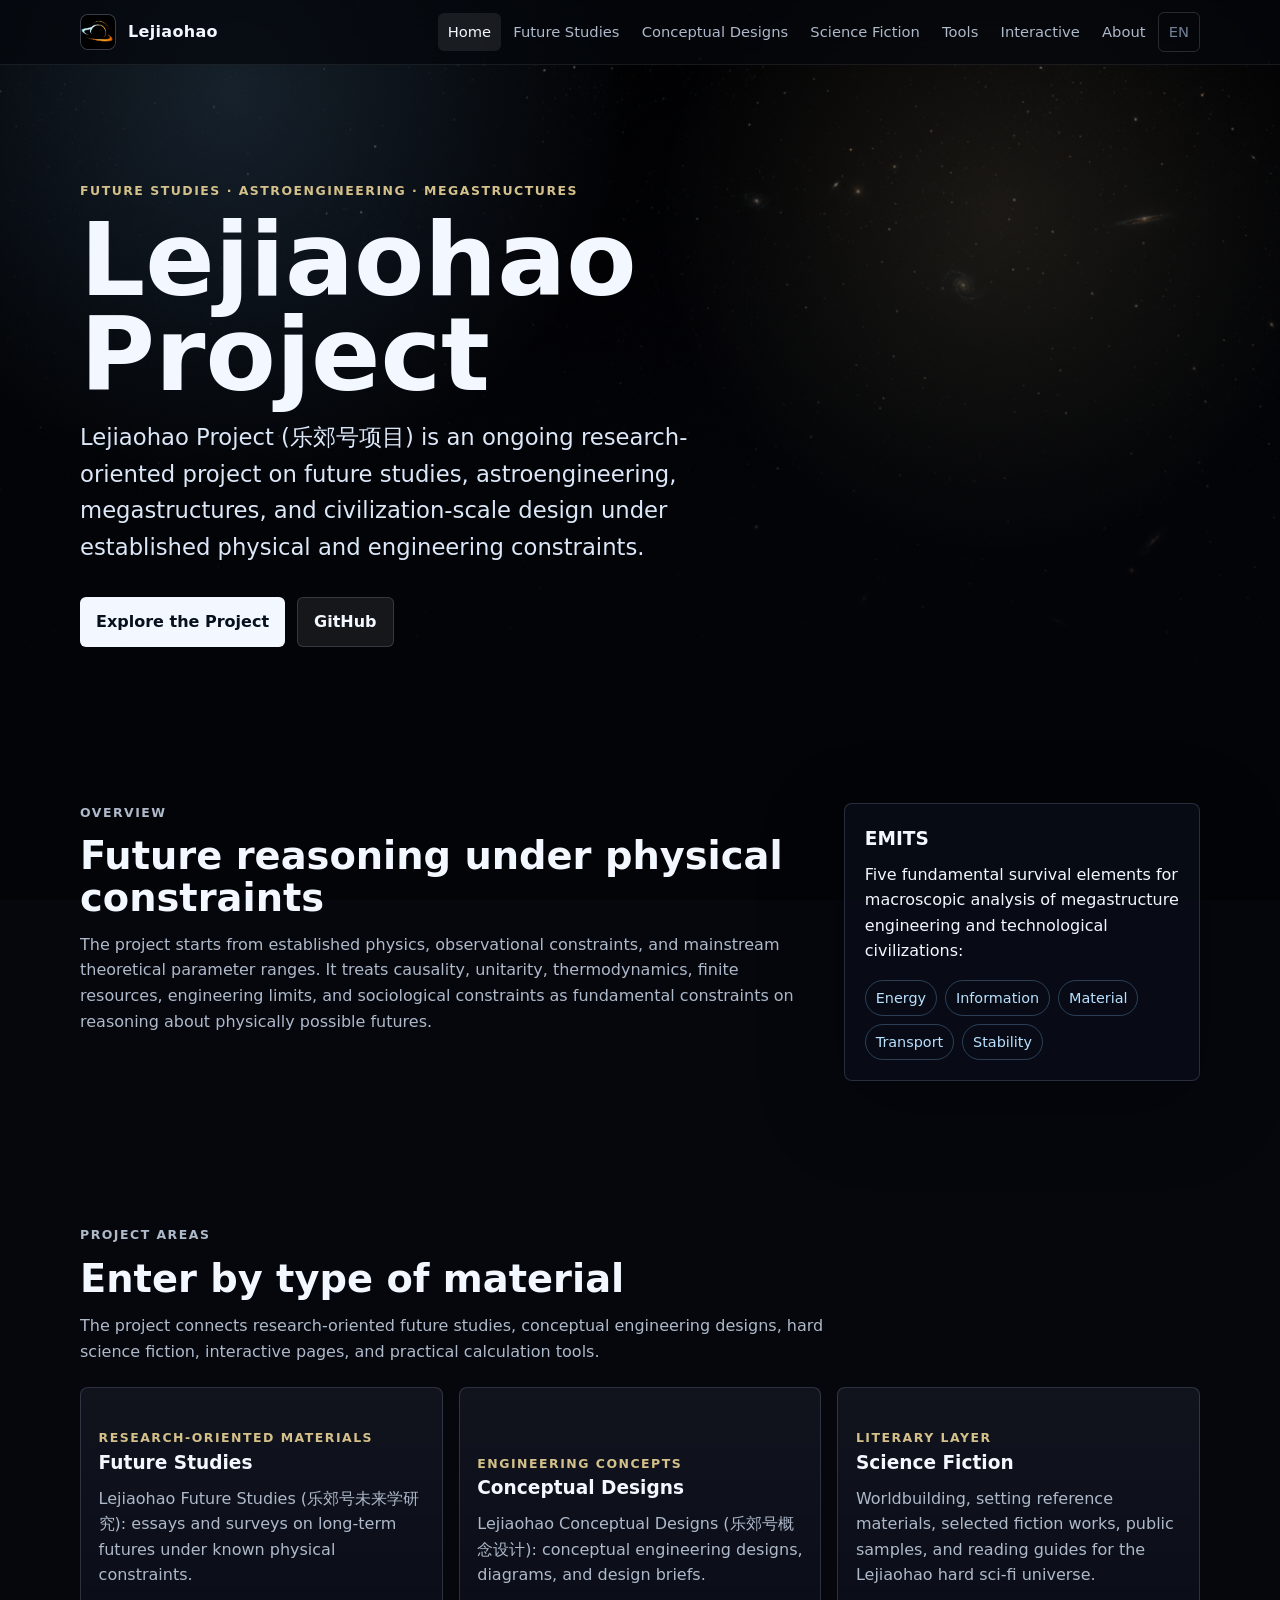
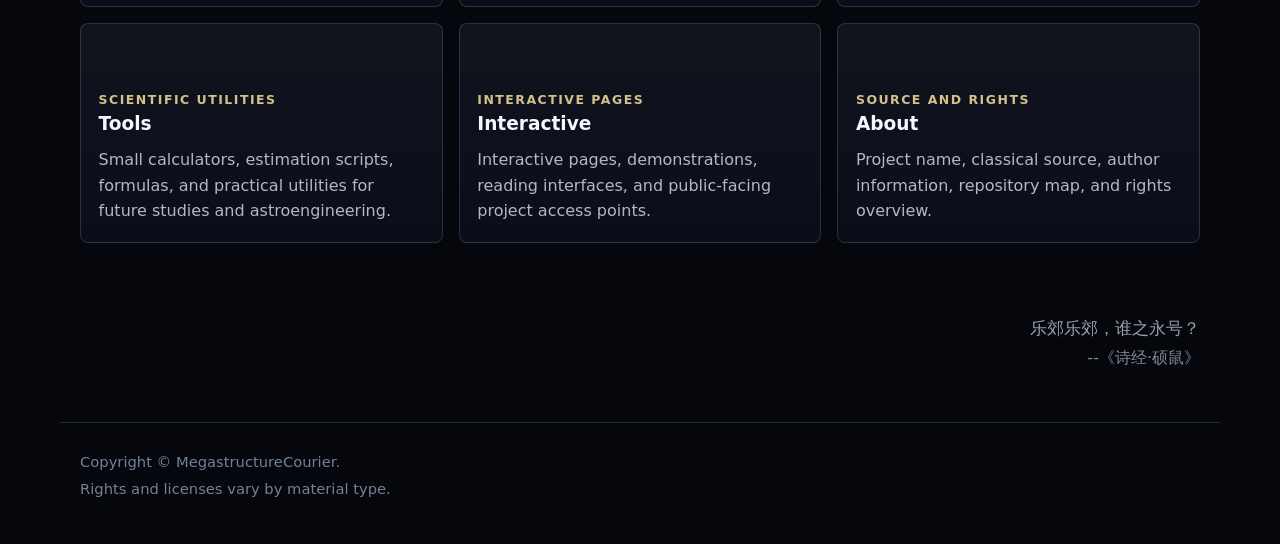
<file: index.html>
<!doctype html>
<html lang="en">
  <head>
    <meta charset="utf-8">
    <meta name="viewport" content="width=device-width, initial-scale=1">
    <meta name="description" content="Lejiaohao Project: future studies, astroengineering, megastructures, and civilization-scale design under established physical and engineering constraints.">
    <title>Lejiaohao Project</title>
    <link rel="icon" type="image/png" href="assets/images/logo_Kerr_BH_accretion_disk.png">
    <link rel="stylesheet" href="assets/css/site.css">
  </head>
  <body data-page="home">
    <a class="skip-link" href="#main">Skip to content</a>

    <header class="site-header">
      <nav class="nav-shell" aria-label="Main navigation">
        <a class="brand" href="index.html" aria-label="Lejiaohao home">
          <span class="brand-mark" aria-hidden="true">
            <img class="brand-logo" src="assets/images/logo_Kerr_BH_accretion_disk.png" alt="">
          </span>
          <span class="brand-text">Lejiaohao</span>
        </a>
        <button class="nav-toggle" type="button" aria-expanded="false" aria-controls="site-menu">
          <span>Menu</span>
        </button>
        <div class="site-menu" id="site-menu">
          <a href="index.html" data-nav="home">Home</a>
          <a href="pages/future-studies/" data-nav="future-studies">Future Studies</a>
          <a href="pages/conceptual-designs/" data-nav="conceptual-designs">Conceptual Designs</a>
          <a href="pages/science-fiction/" data-nav="science-fiction">Science Fiction</a>
          <a href="pages/tools/" data-nav="tools">Tools</a>
          <a href="pages/interactive/" data-nav="interactive">Interactive</a>
          <a href="pages/about/" data-nav="about">About</a>
          <span class="language-placeholder" title="Language placeholder.">EN</span>
        </div>
      </nav>
    </header>

    <main id="main">
      <section class="hero">
        <div class="hero-content">
          <p class="eyebrow">Future Studies · Astroengineering · Megastructures</p>
          <h1>Lejiaohao Project</h1>
          <p class="hero-lede">
            Lejiaohao Project (乐郊号项目) is an ongoing research-oriented project
            on future studies, astroengineering, megastructures, and
            civilization-scale design under established physical and engineering
            constraints.
          </p>
          <div class="hero-actions" aria-label="Primary links">
            <a class="button primary" href="pages/future-studies/">Explore the Project</a>
            <a class="button secondary" href="https://github.com/lejiaohao">GitHub</a>
          </div>
        </div>
      </section>

      <section class="section intro-section" aria-labelledby="intro-title">
        <div class="section-copy">
          <p class="section-kicker">Overview</p>
          <h2 id="intro-title">Future reasoning under physical constraints</h2>
          <p>
            The project starts from established physics, observational constraints,
            and mainstream theoretical parameter ranges. It treats causality,
            unitarity, thermodynamics, finite resources, engineering limits, and
            sociological constraints as fundamental constraints on reasoning about
            physically possible futures.
          </p>
        </div>
        <div class="emits-panel" aria-label="EMITS survival elements">
          <h3>EMITS</h3>
          <p>Five fundamental survival elements for macroscopic analysis of megastructure engineering and technological civilizations:</p>
          <ul class="tag-list">
            <li>Energy</li>
            <li>Information</li>
            <li>Material</li>
            <li>Transport</li>
            <li>Stability</li>
          </ul>
        </div>
      </section>

      <section class="section" aria-labelledby="sections-title">
        <div class="section-heading">
          <p class="section-kicker">Project Areas</p>
          <h2 id="sections-title">Enter by type of material</h2>
          <p>
            The project connects research-oriented future studies, conceptual
            engineering designs, hard science fiction, interactive pages, and
            practical calculation tools.
          </p>
        </div>

        <div class="portal-grid">
          <a class="portal-card" href="pages/future-studies/">
            <span class="portal-label">Research-oriented materials</span>
            <h3>Future Studies</h3>
            <p>Lejiaohao Future Studies (乐郊号未来学研究): essays and surveys on long-term futures under known physical constraints.</p>
          </a>
          <a class="portal-card" href="pages/conceptual-designs/">
            <span class="portal-label">Engineering concepts</span>
            <h3>Conceptual Designs</h3>
            <p>Lejiaohao Conceptual Designs (乐郊号概念设计): conceptual engineering designs, diagrams, and design briefs.</p>
          </a>
          <a class="portal-card" href="pages/science-fiction/">
            <span class="portal-label">Literary layer</span>
            <h3>Science Fiction</h3>
            <p>Worldbuilding, setting reference materials, selected fiction works, public samples, and reading guides for the Lejiaohao hard sci-fi universe.</p>
          </a>
          <a class="portal-card" href="pages/tools/">
            <span class="portal-label">Scientific utilities</span>
            <h3>Tools</h3>
            <p>Small calculators, estimation scripts, formulas, and practical utilities for future studies and astroengineering.</p>
          </a>
          <a class="portal-card" href="pages/interactive/">
            <span class="portal-label">Interactive pages</span>
            <h3>Interactive</h3>
            <p>Interactive pages, demonstrations, reading interfaces, and public-facing project access points.</p>
          </a>
          <a class="portal-card" href="pages/about/">
            <span class="portal-label">Source and rights</span>
            <h3>About</h3>
            <p>Project name, classical source, author information, repository map, and rights overview.</p>
          </a>
        </div>
      </section>

      <blockquote class="closing-quote">
        <p>乐郊乐郊，谁之永号？</p>
        <cite>--《诗经·硕鼠》</cite>
      </blockquote>
    </main>

    <footer class="site-footer">
      <p>Copyright © MegastructureCourier.</p>
      <p>Rights and licenses vary by material type.</p>
    </footer>

    <script src="assets/js/site.js"></script>
  </body>
</html>
</file>
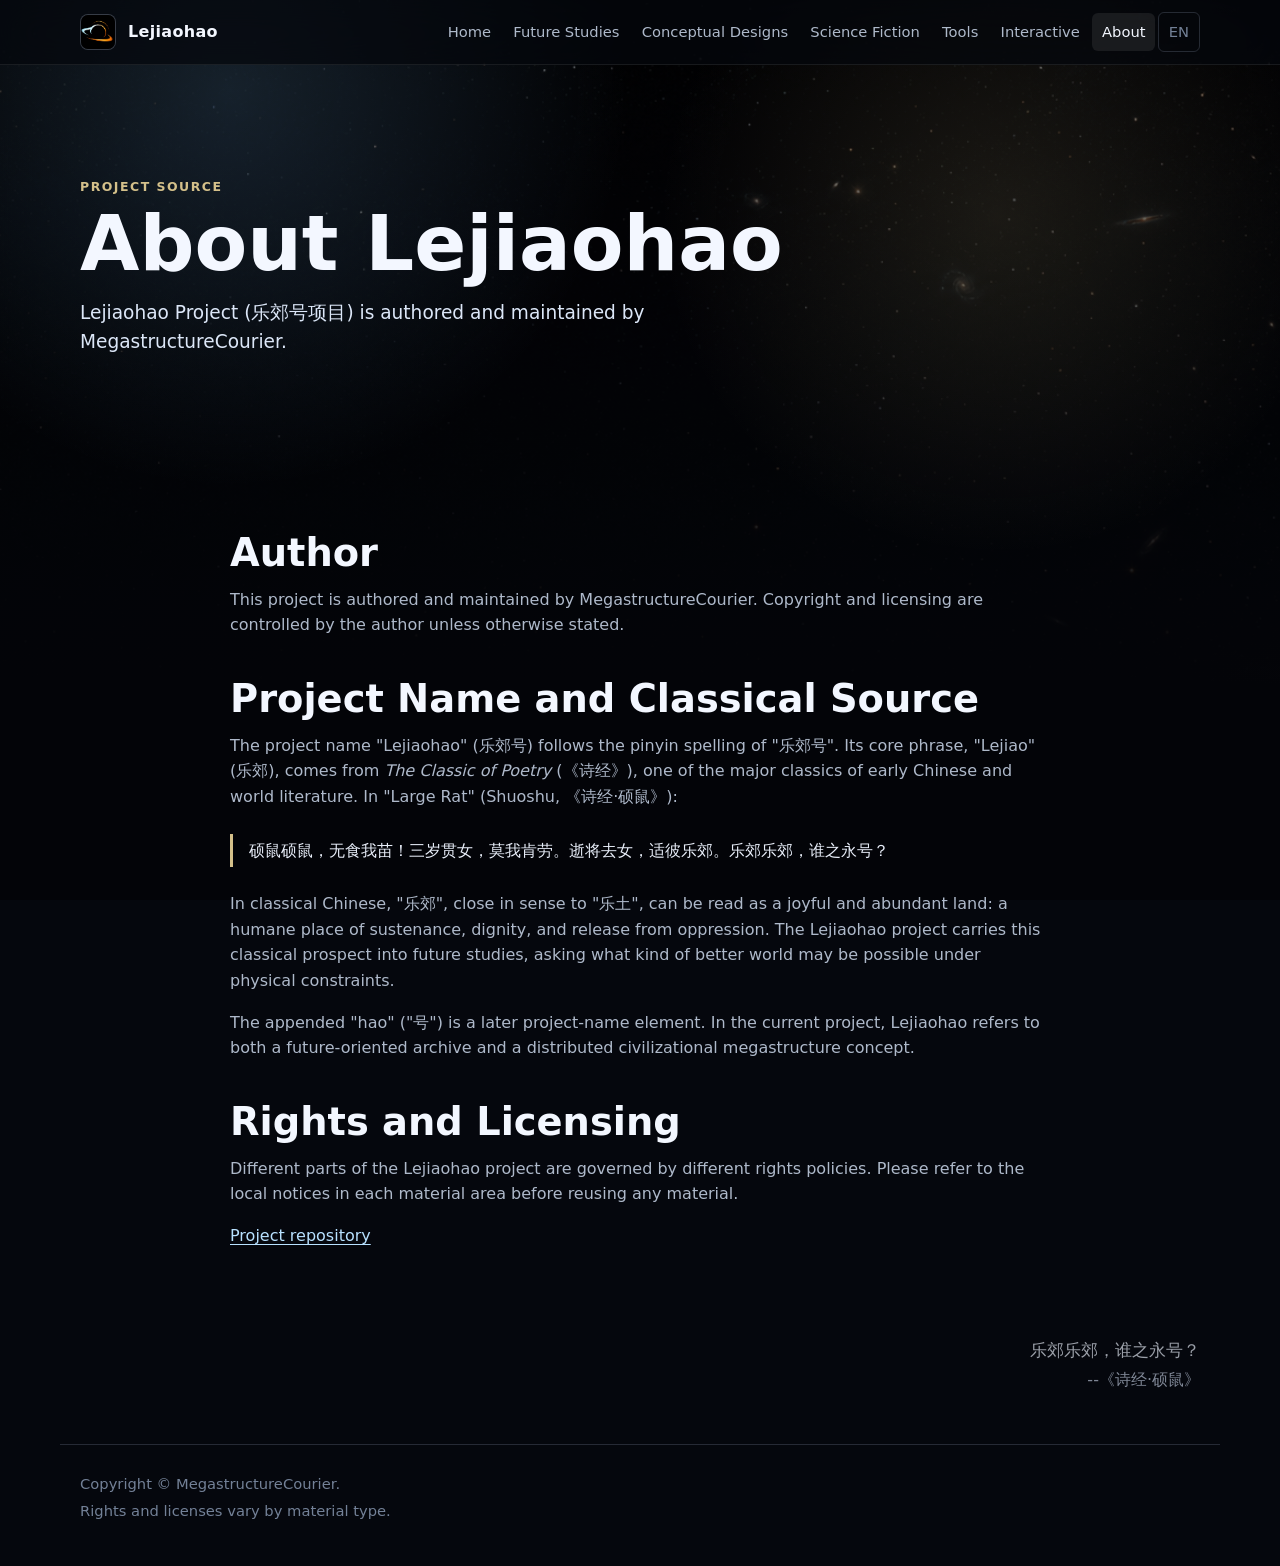
<file: pages/about/index.html>
<!doctype html>
<html lang="en">
  <head>
    <meta charset="utf-8">
    <meta name="viewport" content="width=device-width, initial-scale=1">
    <meta name="description" content="About the Lejiaohao Project, its name, author, repositories, and rights notices.">
    <title>About · Lejiaohao</title>
    <link rel="icon" type="image/png" href="../../assets/images/logo_Kerr_BH_accretion_disk.png">
    <link rel="stylesheet" href="../../assets/css/site.css">
  </head>
  <body data-page="about">
    <a class="skip-link" href="#main">Skip to content</a>
    <header class="site-header">
      <nav class="nav-shell" aria-label="Main navigation">
        <a class="brand" href="../../index.html"><span class="brand-mark" aria-hidden="true"><img class="brand-logo" src="../../assets/images/logo_Kerr_BH_accretion_disk.png" alt=""></span><span class="brand-text">Lejiaohao</span></a>
        <button class="nav-toggle" type="button" aria-expanded="false" aria-controls="site-menu"><span>Menu</span></button>
        <div class="site-menu" id="site-menu">
          <a href="../../index.html" data-nav="home">Home</a>
          <a href="../future-studies/" data-nav="future-studies">Future Studies</a>
          <a href="../conceptual-designs/" data-nav="conceptual-designs">Conceptual Designs</a>
          <a href="../science-fiction/" data-nav="science-fiction">Science Fiction</a>
          <a href="../tools/" data-nav="tools">Tools</a>
          <a href="../interactive/" data-nav="interactive">Interactive</a>
          <a href="../about/" data-nav="about">About</a>
          <span class="language-placeholder">EN</span>
        </div>
      </nav>
    </header>

    <main id="main" class="page-main">
      <section class="page-hero compact-hero">
        <p class="eyebrow">Project source</p>
        <h1>About Lejiaohao</h1>
        <p>
          Lejiaohao Project (乐郊号项目) is authored and maintained by
          MegastructureCourier.
        </p>
      </section>

      <section class="section text-section">
        <h2>Author</h2>
        <p>
          This project is authored and maintained by MegastructureCourier.
          Copyright and licensing are controlled by the author unless otherwise
          stated.
        </p>

        <h2>Project Name and Classical Source</h2>
        <p>
          The project name "Lejiaohao" (乐郊号) follows the pinyin spelling of
          "乐郊号". Its core phrase, "Lejiao" (乐郊), comes from
          <em>The Classic of Poetry</em> (《诗经》), one of the major classics of
          early Chinese and world literature. In "Large Rat" (Shuoshu,
          《诗经·硕鼠》):
        </p>
        <blockquote>
          硕鼠硕鼠，无食我苗！三岁贯女，莫我肯劳。逝将去女，适彼乐郊。乐郊乐郊，谁之永号？
        </blockquote>
        <p>
          In classical Chinese, "乐郊", close in sense to "乐土", can be read as a
          joyful and abundant land: a humane place of sustenance, dignity, and
          release from oppression. The Lejiaohao project carries this classical
          prospect into future studies, asking what kind of better world may be
          possible under physical constraints.
        </p>
        <p>
          The appended "hao" ("号") is a later project-name element. In the current
          project, Lejiaohao refers to both a future-oriented archive and a
          distributed civilizational megastructure concept.
        </p>

        <h2>Rights and Licensing</h2>
        <p>
          Different parts of the Lejiaohao project are governed by different
          rights policies. Please refer to the local notices in each material
          area before reusing any material.
        </p>
        <p>
          <a class="text-link" href="https://github.com/lejiaohao/lejiaohao-project">Project repository</a>
        </p>
      </section>

      <blockquote class="closing-quote">
        <p>乐郊乐郊，谁之永号？</p>
        <cite>--《诗经·硕鼠》</cite>
      </blockquote>
    </main>

    <footer class="site-footer"><p>Copyright © MegastructureCourier.</p><p>Rights and licenses vary by material type.</p></footer>
    <script src="../../assets/js/site.js"></script>
  </body>
</html>
</file>
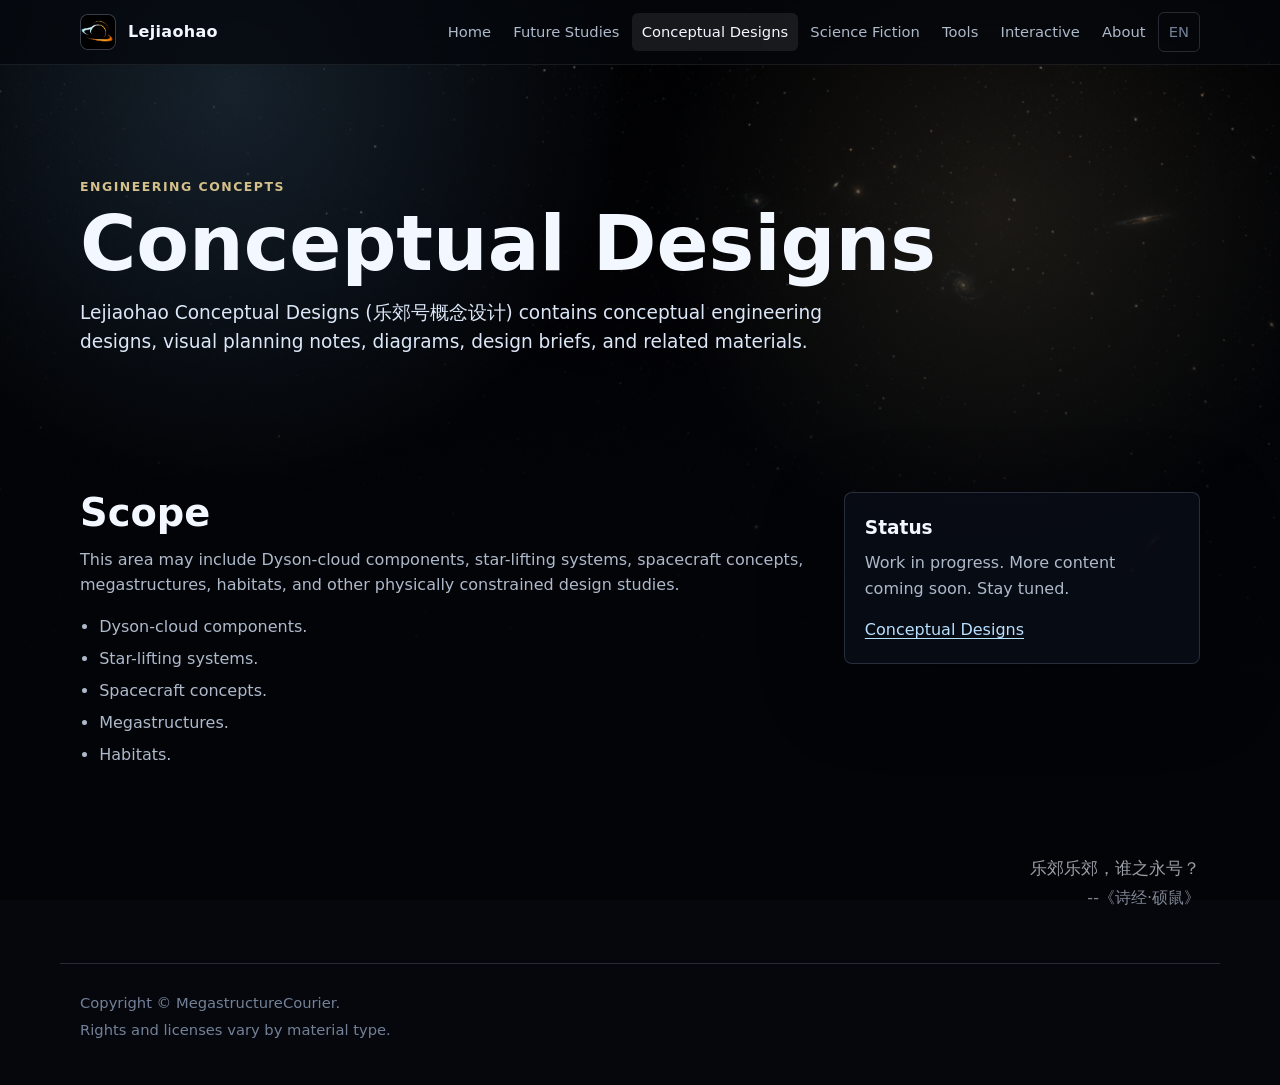
<file: pages/conceptual-designs/index.html>
<!doctype html>
<html lang="en">
  <head>
    <meta charset="utf-8">
    <meta name="viewport" content="width=device-width, initial-scale=1">
    <meta name="description" content="Lejiaohao Conceptual Designs: physically constrained design studies, diagrams, and design briefs.">
    <title>Conceptual Designs · Lejiaohao</title>
    <link rel="icon" type="image/png" href="../../assets/images/logo_Kerr_BH_accretion_disk.png">
    <link rel="stylesheet" href="../../assets/css/site.css">
  </head>
  <body data-page="conceptual-designs">
    <a class="skip-link" href="#main">Skip to content</a>
    <header class="site-header">
      <nav class="nav-shell" aria-label="Main navigation">
        <a class="brand" href="../../index.html"><span class="brand-mark" aria-hidden="true"><img class="brand-logo" src="../../assets/images/logo_Kerr_BH_accretion_disk.png" alt=""></span><span class="brand-text">Lejiaohao</span></a>
        <button class="nav-toggle" type="button" aria-expanded="false" aria-controls="site-menu"><span>Menu</span></button>
        <div class="site-menu" id="site-menu">
          <a href="../../index.html" data-nav="home">Home</a>
          <a href="../future-studies/" data-nav="future-studies">Future Studies</a>
          <a href="../conceptual-designs/" data-nav="conceptual-designs">Conceptual Designs</a>
          <a href="../science-fiction/" data-nav="science-fiction">Science Fiction</a>
          <a href="../tools/" data-nav="tools">Tools</a>
          <a href="../interactive/" data-nav="interactive">Interactive</a>
          <a href="../about/" data-nav="about">About</a>
          <span class="language-placeholder">EN</span>
        </div>
      </nav>
    </header>

    <main id="main" class="page-main">
      <section class="page-hero compact-hero">
        <p class="eyebrow">Engineering concepts</p>
        <h1>Conceptual Designs</h1>
        <p>
          Lejiaohao Conceptual Designs (乐郊号概念设计) contains conceptual
          engineering designs, visual planning notes, diagrams, design briefs,
          and related materials.
        </p>
      </section>

      <section class="section two-column">
        <div>
          <h2>Scope</h2>
          <p>
            This area may include Dyson-cloud components, star-lifting systems,
            spacecraft concepts, megastructures, habitats, and other physically
            constrained design studies.
          </p>
          <ul class="clean-list">
            <li>Dyson-cloud components.</li>
            <li>Star-lifting systems.</li>
            <li>Spacecraft concepts.</li>
            <li>Megastructures.</li>
            <li>Habitats.</li>
          </ul>
        </div>
        <aside class="status-box">
          <h3>Status</h3>
          <p>Work in progress. More content coming soon. Stay tuned.</p>
          <a class="text-link" href="https://github.com/lejiaohao/lejiaohao-conceptual-designs">Conceptual Designs</a>
        </aside>
      </section>

      <blockquote class="closing-quote">
        <p>乐郊乐郊，谁之永号？</p>
        <cite>--《诗经·硕鼠》</cite>
      </blockquote>
    </main>

    <footer class="site-footer"><p>Copyright © MegastructureCourier.</p><p>Rights and licenses vary by material type.</p></footer>
    <script src="../../assets/js/site.js"></script>
  </body>
</html>
</file>
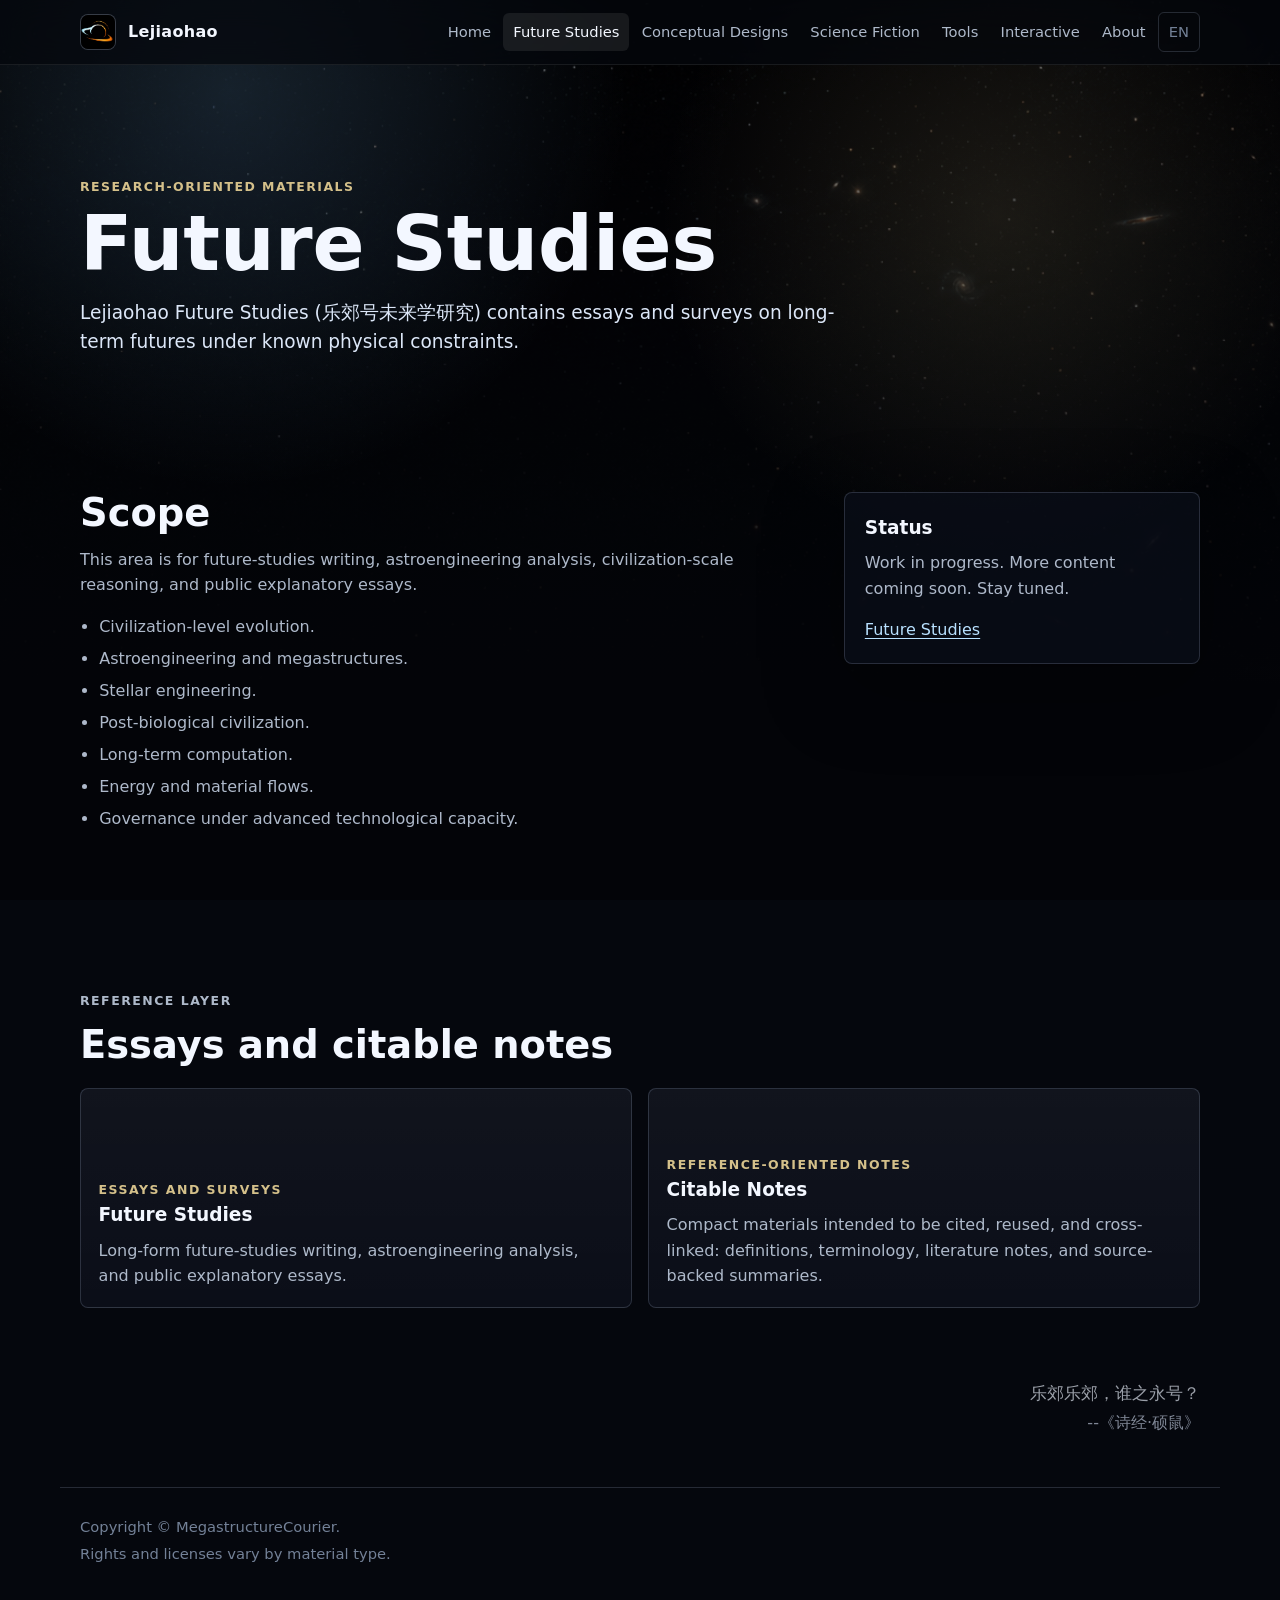
<file: pages/future-studies/index.html>
<!doctype html>
<html lang="en">
  <head>
    <meta charset="utf-8">
    <meta name="viewport" content="width=device-width, initial-scale=1">
    <meta name="description" content="Lejiaohao Future Studies: essays and surveys on long-term futures under known physical constraints.">
    <title>Future Studies · Lejiaohao</title>
    <link rel="icon" type="image/png" href="../../assets/images/logo_Kerr_BH_accretion_disk.png">
    <link rel="stylesheet" href="../../assets/css/site.css">
  </head>
  <body data-page="future-studies">
    <a class="skip-link" href="#main">Skip to content</a>
    <header class="site-header">
      <nav class="nav-shell" aria-label="Main navigation">
        <a class="brand" href="../../index.html"><span class="brand-mark" aria-hidden="true"><img class="brand-logo" src="../../assets/images/logo_Kerr_BH_accretion_disk.png" alt=""></span><span class="brand-text">Lejiaohao</span></a>
        <button class="nav-toggle" type="button" aria-expanded="false" aria-controls="site-menu"><span>Menu</span></button>
        <div class="site-menu" id="site-menu">
          <a href="../../index.html" data-nav="home">Home</a>
          <a href="../future-studies/" data-nav="future-studies">Future Studies</a>
          <a href="../conceptual-designs/" data-nav="conceptual-designs">Conceptual Designs</a>
          <a href="../science-fiction/" data-nav="science-fiction">Science Fiction</a>
          <a href="../tools/" data-nav="tools">Tools</a>
          <a href="../interactive/" data-nav="interactive">Interactive</a>
          <a href="../about/" data-nav="about">About</a>
          <span class="language-placeholder">EN</span>
        </div>
      </nav>
    </header>

    <main id="main" class="page-main">
      <section class="page-hero compact-hero">
        <p class="eyebrow">Research-oriented materials</p>
        <h1>Future Studies</h1>
        <p>
          Lejiaohao Future Studies (乐郊号未来学研究) contains essays and surveys
          on long-term futures under known physical constraints.
        </p>
      </section>

      <section class="section two-column">
        <div>
          <h2>Scope</h2>
          <p>
            This area is for future-studies writing, astroengineering analysis,
            civilization-scale reasoning, and public explanatory essays.
          </p>
          <ul class="clean-list">
            <li>Civilization-level evolution.</li>
            <li>Astroengineering and megastructures.</li>
            <li>Stellar engineering.</li>
            <li>Post-biological civilization.</li>
            <li>Long-term computation.</li>
            <li>Energy and material flows.</li>
            <li>Governance under advanced technological capacity.</li>
          </ul>
        </div>
        <aside class="status-box">
          <h3>Status</h3>
          <p>Work in progress. More content coming soon. Stay tuned.</p>
          <a class="text-link" href="https://github.com/lejiaohao/lejiaohao-future-studies">Future Studies</a>
        </aside>
      </section>

      <section class="section" aria-labelledby="future-entries">
        <div class="section-heading">
          <p class="section-kicker">Reference layer</p>
          <h2 id="future-entries">Essays and citable notes</h2>
        </div>
        <div class="portal-grid compact-grid">
          <a class="portal-card" href="https://github.com/lejiaohao/lejiaohao-future-studies">
            <span class="portal-label">Essays and surveys</span>
            <h3>Future Studies</h3>
            <p>Long-form future-studies writing, astroengineering analysis, and public explanatory essays.</p>
          </a>
          <a class="portal-card" href="https://github.com/lejiaohao/lejiaohao-citable-notes">
            <span class="portal-label">Reference-oriented notes</span>
            <h3>Citable Notes</h3>
            <p>Compact materials intended to be cited, reused, and cross-linked: definitions, terminology, literature notes, and source-backed summaries.</p>
          </a>
        </div>
      </section>

      <blockquote class="closing-quote">
        <p>乐郊乐郊，谁之永号？</p>
        <cite>--《诗经·硕鼠》</cite>
      </blockquote>
    </main>

    <footer class="site-footer"><p>Copyright © MegastructureCourier.</p><p>Rights and licenses vary by material type.</p></footer>
    <script src="../../assets/js/site.js"></script>
  </body>
</html>
</file>
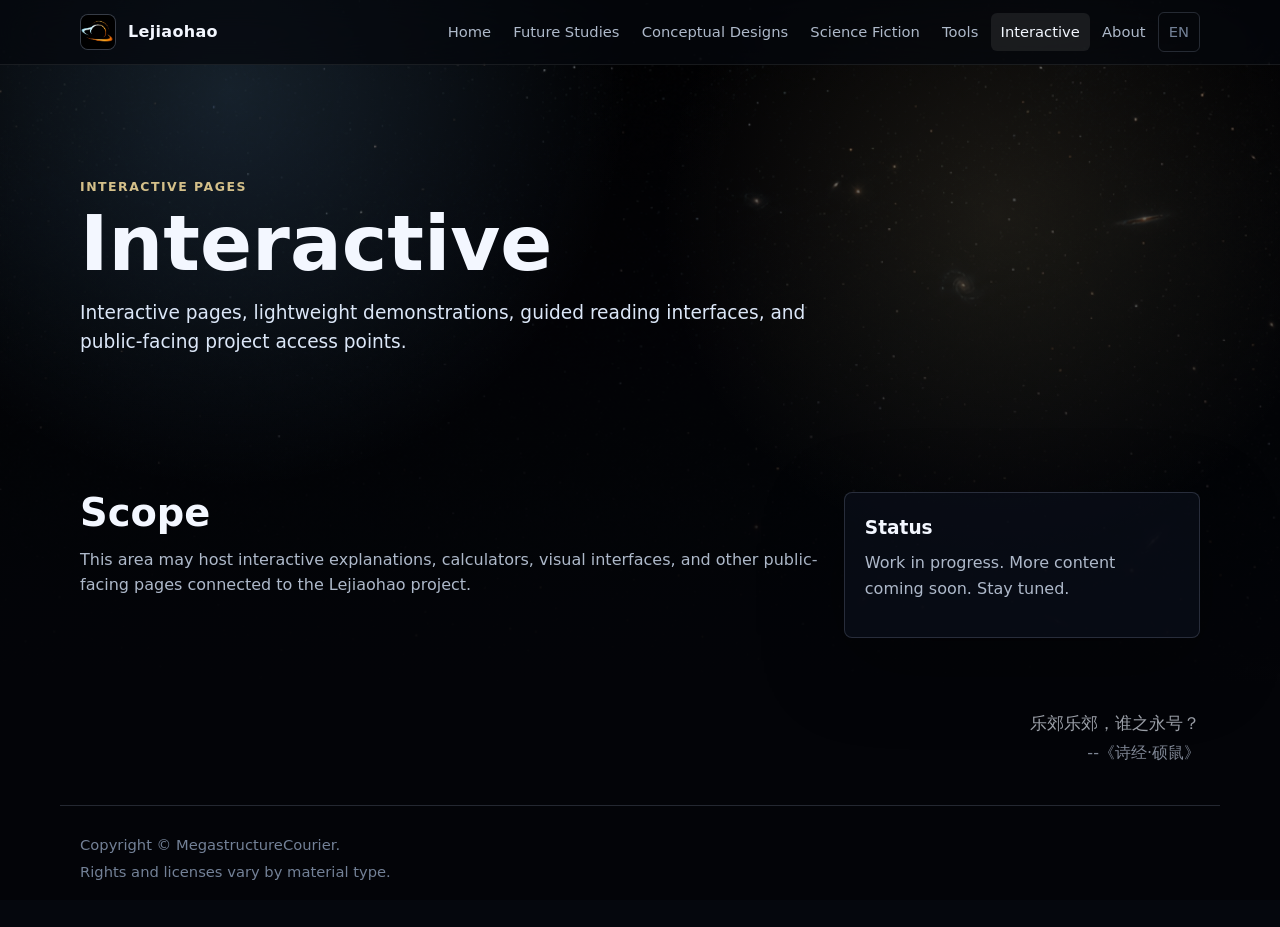
<file: pages/interactive/index.html>
<!doctype html>
<html lang="en">
  <head>
    <meta charset="utf-8">
    <meta name="viewport" content="width=device-width, initial-scale=1">
    <meta name="description" content="Interactive pages, demonstrations, reading interfaces, and project access points for Lejiaohao.">
    <title>Interactive · Lejiaohao</title>
    <link rel="icon" type="image/png" href="../../assets/images/logo_Kerr_BH_accretion_disk.png">
    <link rel="stylesheet" href="../../assets/css/site.css">
  </head>
  <body data-page="interactive">
    <a class="skip-link" href="#main">Skip to content</a>
    <header class="site-header">
      <nav class="nav-shell" aria-label="Main navigation">
        <a class="brand" href="../../index.html"><span class="brand-mark" aria-hidden="true"><img class="brand-logo" src="../../assets/images/logo_Kerr_BH_accretion_disk.png" alt=""></span><span class="brand-text">Lejiaohao</span></a>
        <button class="nav-toggle" type="button" aria-expanded="false" aria-controls="site-menu"><span>Menu</span></button>
        <div class="site-menu" id="site-menu">
          <a href="../../index.html" data-nav="home">Home</a>
          <a href="../future-studies/" data-nav="future-studies">Future Studies</a>
          <a href="../conceptual-designs/" data-nav="conceptual-designs">Conceptual Designs</a>
          <a href="../science-fiction/" data-nav="science-fiction">Science Fiction</a>
          <a href="../tools/" data-nav="tools">Tools</a>
          <a href="../interactive/" data-nav="interactive">Interactive</a>
          <a href="../about/" data-nav="about">About</a>
          <span class="language-placeholder">EN</span>
        </div>
      </nav>
    </header>

    <main id="main" class="page-main">
      <section class="page-hero compact-hero">
        <p class="eyebrow">Interactive pages</p>
        <h1>Interactive</h1>
        <p>
          Interactive pages, lightweight demonstrations, guided reading
          interfaces, and public-facing project access points.
        </p>
      </section>

      <section class="section two-column">
        <div>
          <h2>Scope</h2>
          <p>
            This area may host interactive explanations, calculators, visual
            interfaces, and other public-facing pages connected to the Lejiaohao
            project.
          </p>
        </div>
        <aside class="status-box">
          <h3>Status</h3>
          <p>Work in progress. More content coming soon. Stay tuned.</p>
        </aside>
      </section>

      <blockquote class="closing-quote">
        <p>乐郊乐郊，谁之永号？</p>
        <cite>--《诗经·硕鼠》</cite>
      </blockquote>
    </main>

    <footer class="site-footer"><p>Copyright © MegastructureCourier.</p><p>Rights and licenses vary by material type.</p></footer>
    <script src="../../assets/js/site.js"></script>
  </body>
</html>
</file>
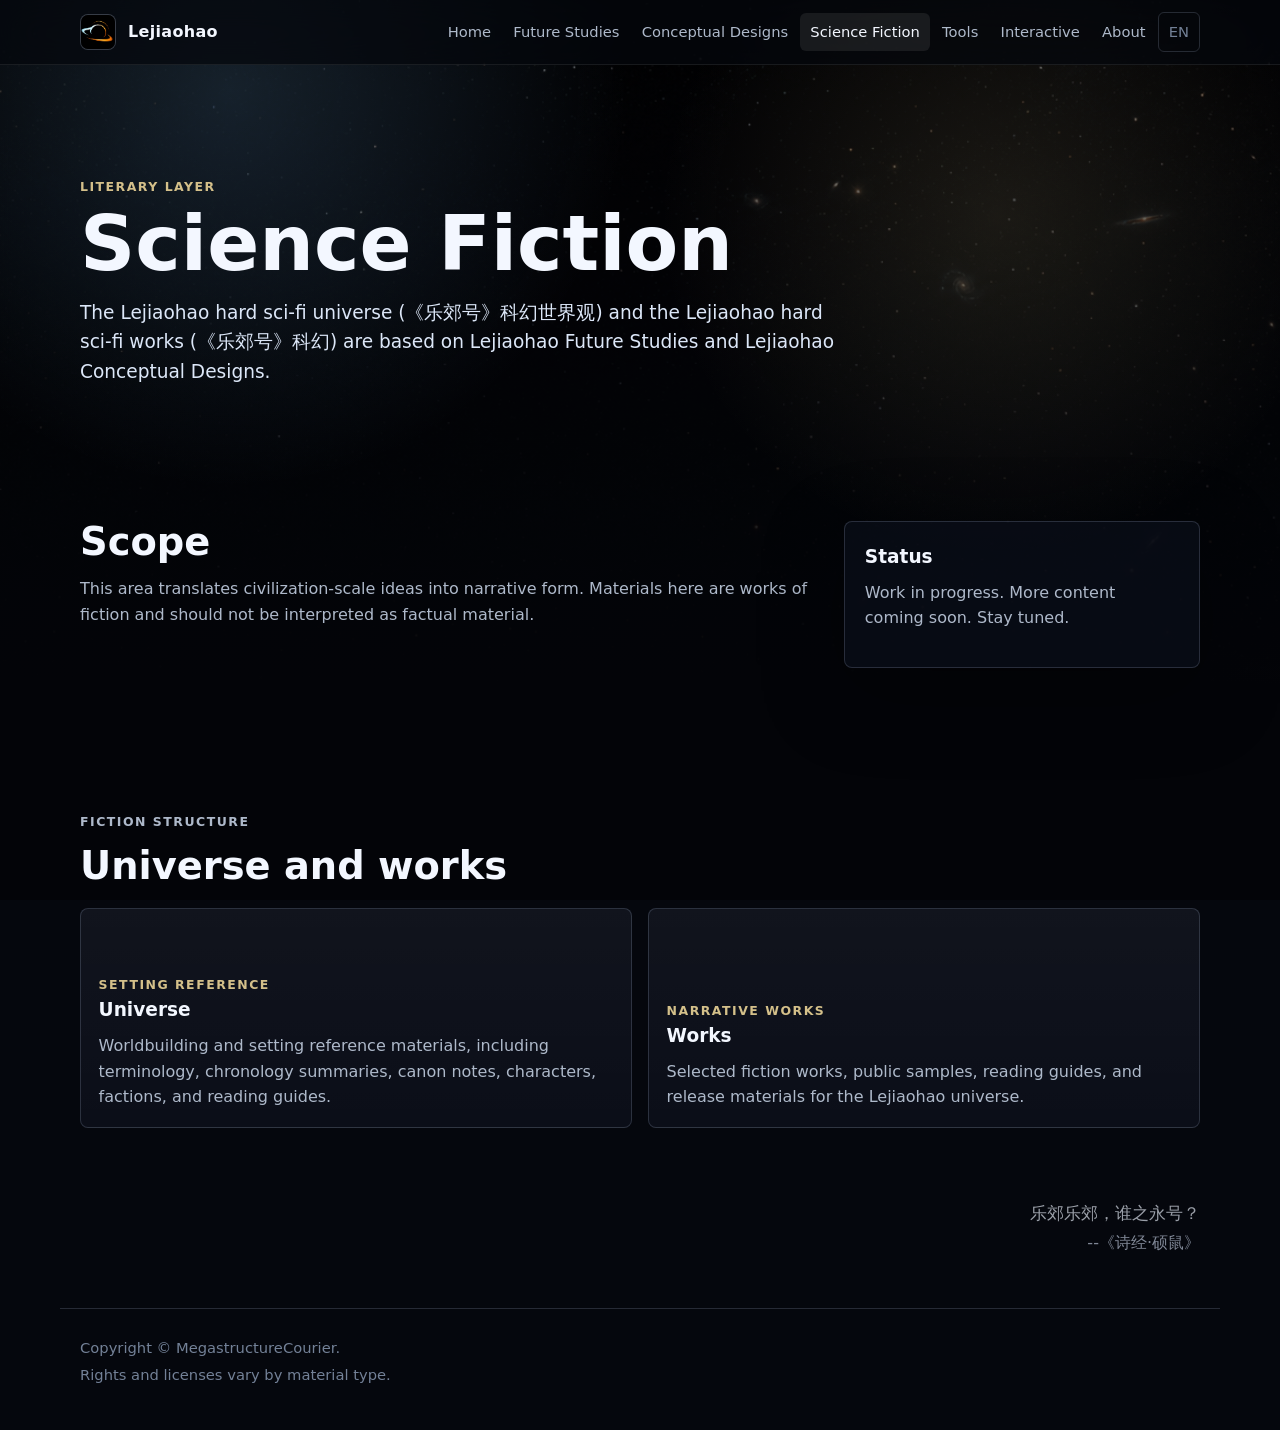
<file: pages/science-fiction/index.html>
<!doctype html>
<html lang="en">
  <head>
    <meta charset="utf-8">
    <meta name="viewport" content="width=device-width, initial-scale=1">
    <meta name="description" content="Lejiaohao hard sci-fi universe, setting reference materials, fiction works, and reading guides.">
    <title>Science Fiction · Lejiaohao</title>
    <link rel="icon" type="image/png" href="../../assets/images/logo_Kerr_BH_accretion_disk.png">
    <link rel="stylesheet" href="../../assets/css/site.css">
  </head>
  <body data-page="science-fiction">
    <a class="skip-link" href="#main">Skip to content</a>
    <header class="site-header">
      <nav class="nav-shell" aria-label="Main navigation">
        <a class="brand" href="../../index.html"><span class="brand-mark" aria-hidden="true"><img class="brand-logo" src="../../assets/images/logo_Kerr_BH_accretion_disk.png" alt=""></span><span class="brand-text">Lejiaohao</span></a>
        <button class="nav-toggle" type="button" aria-expanded="false" aria-controls="site-menu"><span>Menu</span></button>
        <div class="site-menu" id="site-menu">
          <a href="../../index.html" data-nav="home">Home</a>
          <a href="../future-studies/" data-nav="future-studies">Future Studies</a>
          <a href="../conceptual-designs/" data-nav="conceptual-designs">Conceptual Designs</a>
          <a href="../science-fiction/" data-nav="science-fiction">Science Fiction</a>
          <a href="../tools/" data-nav="tools">Tools</a>
          <a href="../interactive/" data-nav="interactive">Interactive</a>
          <a href="../about/" data-nav="about">About</a>
          <span class="language-placeholder">EN</span>
        </div>
      </nav>
    </header>

    <main id="main" class="page-main">
      <section class="page-hero compact-hero">
        <p class="eyebrow">Literary layer</p>
        <h1>Science Fiction</h1>
        <p>
          The Lejiaohao hard sci-fi universe (《乐郊号》科幻世界观) and the
          Lejiaohao hard sci-fi works (《乐郊号》科幻) are based on Lejiaohao
          Future Studies and Lejiaohao Conceptual Designs.
        </p>
      </section>

      <section class="section two-column">
        <div>
          <h2>Scope</h2>
          <p>
            This area translates civilization-scale ideas into narrative form.
            Materials here are works of fiction and should not be interpreted as
            factual material.
          </p>
        </div>
        <aside class="status-box">
          <h3>Status</h3>
          <p>Work in progress. More content coming soon. Stay tuned.</p>
        </aside>
      </section>

      <section class="section" aria-labelledby="scifi-entries">
        <div class="section-heading">
          <p class="section-kicker">Fiction structure</p>
          <h2 id="scifi-entries">Universe and works</h2>
        </div>
        <div class="portal-grid compact-grid">
          <a class="portal-card" href="https://github.com/lejiaohao/lejiaohao-scifi-universe">
            <span class="portal-label">Setting reference</span>
            <h3>Universe</h3>
            <p>Worldbuilding and setting reference materials, including terminology, chronology summaries, canon notes, characters, factions, and reading guides.</p>
          </a>
          <a class="portal-card" href="https://github.com/lejiaohao/lejiaohao-scifi-works">
            <span class="portal-label">Narrative works</span>
            <h3>Works</h3>
            <p>Selected fiction works, public samples, reading guides, and release materials for the Lejiaohao universe.</p>
          </a>
        </div>
      </section>

      <blockquote class="closing-quote">
        <p>乐郊乐郊，谁之永号？</p>
        <cite>--《诗经·硕鼠》</cite>
      </blockquote>
    </main>

    <footer class="site-footer"><p>Copyright © MegastructureCourier.</p><p>Rights and licenses vary by material type.</p></footer>
    <script src="../../assets/js/site.js"></script>
  </body>
</html>
</file>
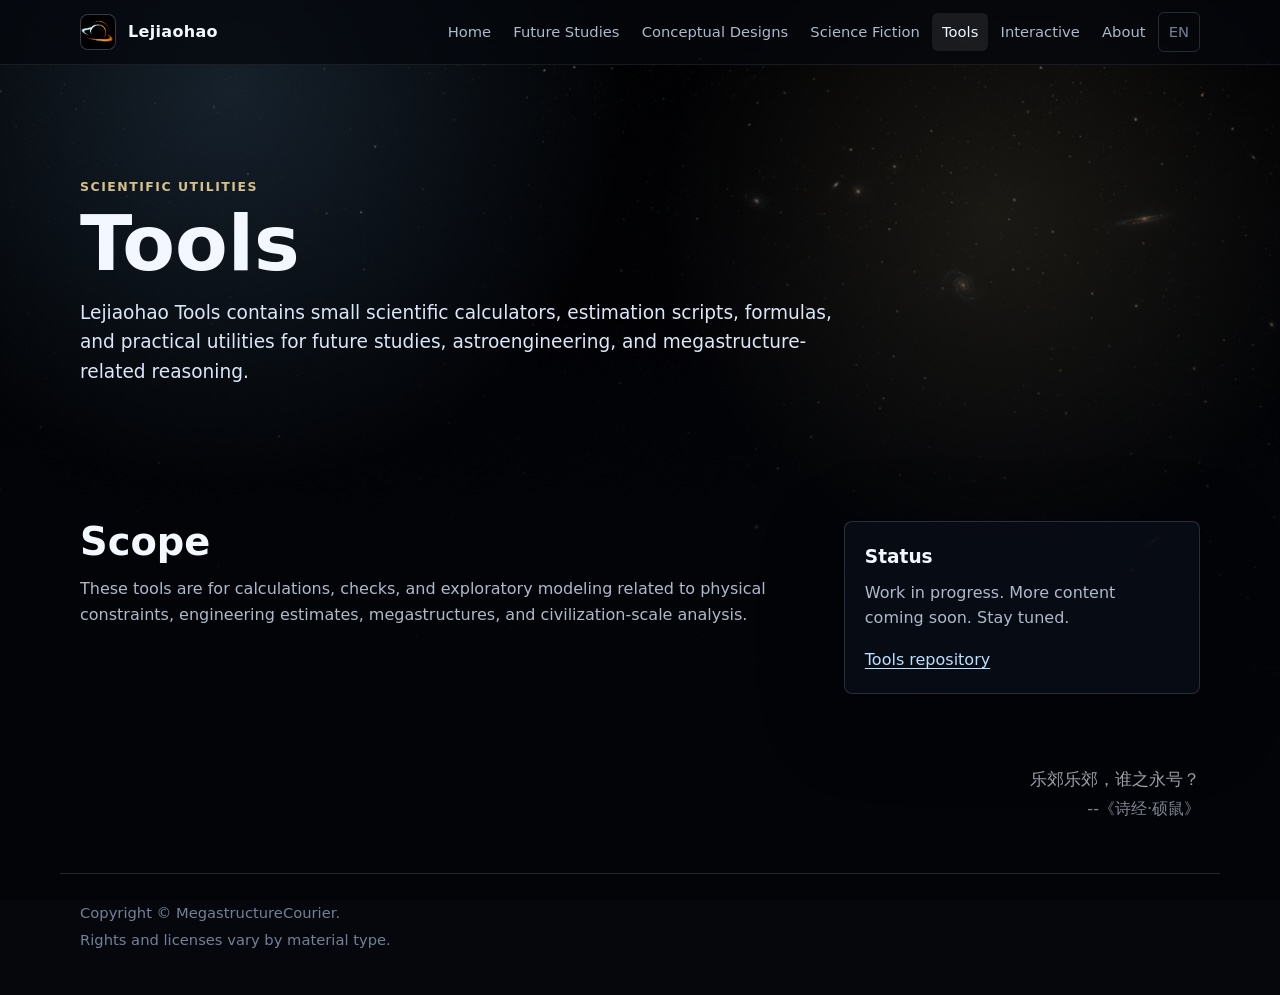
<file: pages/tools/index.html>
<!doctype html>
<html lang="en">
  <head>
    <meta charset="utf-8">
    <meta name="viewport" content="width=device-width, initial-scale=1">
    <meta name="description" content="Lejiaohao Tools: scientific calculators, estimation scripts, formulas, and practical utilities.">
    <title>Tools · Lejiaohao</title>
    <link rel="icon" type="image/png" href="../../assets/images/logo_Kerr_BH_accretion_disk.png">
    <link rel="stylesheet" href="../../assets/css/site.css">
  </head>
  <body data-page="tools">
    <a class="skip-link" href="#main">Skip to content</a>
    <header class="site-header">
      <nav class="nav-shell" aria-label="Main navigation">
        <a class="brand" href="../../index.html"><span class="brand-mark" aria-hidden="true"><img class="brand-logo" src="../../assets/images/logo_Kerr_BH_accretion_disk.png" alt=""></span><span class="brand-text">Lejiaohao</span></a>
        <button class="nav-toggle" type="button" aria-expanded="false" aria-controls="site-menu"><span>Menu</span></button>
        <div class="site-menu" id="site-menu">
          <a href="../../index.html" data-nav="home">Home</a>
          <a href="../future-studies/" data-nav="future-studies">Future Studies</a>
          <a href="../conceptual-designs/" data-nav="conceptual-designs">Conceptual Designs</a>
          <a href="../science-fiction/" data-nav="science-fiction">Science Fiction</a>
          <a href="../tools/" data-nav="tools">Tools</a>
          <a href="../interactive/" data-nav="interactive">Interactive</a>
          <a href="../about/" data-nav="about">About</a>
          <span class="language-placeholder">EN</span>
        </div>
      </nav>
    </header>

    <main id="main" class="page-main">
      <section class="page-hero compact-hero">
        <p class="eyebrow">Scientific utilities</p>
        <h1>Tools</h1>
        <p>
          Lejiaohao Tools contains small scientific calculators, estimation
          scripts, formulas, and practical utilities for future studies,
          astroengineering, and megastructure-related reasoning.
        </p>
      </section>

      <section class="section two-column">
        <div>
          <h2>Scope</h2>
          <p>
            These tools are for calculations, checks, and exploratory modeling
            related to physical constraints, engineering estimates,
            megastructures, and civilization-scale analysis.
          </p>
        </div>
        <aside class="status-box">
          <h3>Status</h3>
          <p>Work in progress. More content coming soon. Stay tuned.</p>
          <a class="text-link" href="https://github.com/lejiaohao/lejiaohao-tools">Tools repository</a>
        </aside>
      </section>

      <blockquote class="closing-quote">
        <p>乐郊乐郊，谁之永号？</p>
        <cite>--《诗经·硕鼠》</cite>
      </blockquote>
    </main>

    <footer class="site-footer"><p>Copyright © MegastructureCourier.</p><p>Rights and licenses vary by material type.</p></footer>
    <script src="../../assets/js/site.js"></script>
  </body>
</html>
</file>
<file: assets/css/site.css>
:root {
  --hero-image: url("../images/background_dark_webpage_multi_galaxies.png");
  --bg: #05070d;
  --bg-elevated: rgba(10, 15, 26, 0.72);
  --bg-elevated-solid: #0b1020;
  --text: #f3f7ff;
  --muted: #aeb9ca;
  --subtle: #738197;
  --line: rgba(188, 206, 236, 0.18);
  --accent: #82c7ff;
  --accent-strong: #b8e1ff;
  --accent-warm: #d4c08a;
  --shadow: 0 24px 80px rgba(0, 0, 0, 0.36);
  --radius: 8px;
  --max-width: 1160px;
  color-scheme: dark;
}

* {
  box-sizing: border-box;
}

html {
  scroll-behavior: smooth;
}

body {
  min-height: 100vh;
  margin: 0;
  background:
    linear-gradient(180deg, rgba(5, 7, 13, 0.18), var(--bg) 76vh),
    var(--hero-image) center top / cover no-repeat fixed,
    var(--bg);
  color: var(--text);
  font-family:
    Inter, ui-sans-serif, system-ui, -apple-system, BlinkMacSystemFont, "Segoe UI",
    sans-serif;
  line-height: 1.6;
}

body::before {
  position: fixed;
  inset: 0;
  z-index: -1;
  content: "";
  background:
    radial-gradient(circle at 18% 10%, rgba(130, 199, 255, 0.16), transparent 30%),
    radial-gradient(circle at 78% 24%, rgba(212, 192, 138, 0.12), transparent 28%),
    rgba(0, 0, 0, 0.32);
  pointer-events: none;
}

a {
  color: inherit;
}

.skip-link {
  position: fixed;
  top: 12px;
  left: 12px;
  z-index: 100;
  transform: translateY(-160%);
  border-radius: 6px;
  background: var(--text);
  color: #06101f;
  padding: 0.55rem 0.75rem;
  text-decoration: none;
}

.skip-link:focus {
  transform: translateY(0);
}

.site-header {
  position: sticky;
  top: 0;
  z-index: 50;
  border-bottom: 1px solid rgba(255, 255, 255, 0.08);
  background: rgba(5, 7, 13, 0.72);
  backdrop-filter: blur(18px);
}

.nav-shell {
  display: flex;
  align-items: center;
  justify-content: space-between;
  max-width: var(--max-width);
  margin: 0 auto;
  padding: 0.75rem 1.25rem;
  gap: 1rem;
}

.brand {
  display: inline-flex;
  align-items: center;
  gap: 0.75rem;
  text-decoration: none;
  font-weight: 700;
}

.brand-mark {
  display: grid;
  place-items: center;
  width: 2.25rem;
  height: 2.25rem;
  border: 1px solid var(--line);
  border-radius: 8px;
  background: rgba(255, 255, 255, 0.08);
  overflow: hidden;
}

.brand-logo {
  display: block;
  width: 100%;
  height: 100%;
  object-fit: cover;
}

.brand-text {
  letter-spacing: 0.02em;
}

.site-menu {
  display: flex;
  align-items: center;
  gap: 0.15rem;
}

.site-menu a,
.language-placeholder {
  border-radius: 6px;
  color: var(--muted);
  padding: 0.45rem 0.62rem;
  font-size: 0.92rem;
  text-decoration: none;
}

.site-menu a:hover,
.site-menu a.is-active {
  background: rgba(255, 255, 255, 0.08);
  color: var(--text);
}

.language-placeholder {
  border: 1px solid var(--line);
  color: var(--subtle);
}

.nav-toggle {
  display: none;
  border: 1px solid var(--line);
  border-radius: 6px;
  background: rgba(255, 255, 255, 0.08);
  color: var(--text);
  padding: 0.48rem 0.68rem;
}

.hero {
  min-height: 74vh;
  display: grid;
  align-items: center;
  max-width: var(--max-width);
  margin: 0 auto;
  padding: 7rem 1.25rem 5rem;
}

.hero-content {
  max-width: 760px;
}

.eyebrow,
.section-kicker,
.portal-label {
  color: var(--accent-warm);
  font-size: 0.78rem;
  font-weight: 700;
  letter-spacing: 0.12em;
  text-transform: uppercase;
}

h1,
h2,
h3,
p {
  margin-top: 0;
}

h1 {
  margin-bottom: 1.1rem;
  font-size: clamp(3.2rem, 8vw, 7.8rem);
  line-height: 0.92;
  letter-spacing: 0;
}

h2 {
  margin-bottom: 0.85rem;
  font-size: clamp(1.9rem, 3vw, 3.1rem);
  line-height: 1.08;
}

h3 {
  margin-bottom: 0.5rem;
  font-size: 1.16rem;
}

.hero-lede {
  max-width: 680px;
  color: #dce7f8;
  font-size: clamp(1.12rem, 2vw, 1.42rem);
}

.hero-actions {
  display: flex;
  flex-wrap: wrap;
  gap: 0.75rem;
  margin-top: 2rem;
}

.button {
  display: inline-flex;
  align-items: center;
  justify-content: center;
  min-height: 2.8rem;
  border-radius: 6px;
  padding: 0.7rem 1rem;
  text-decoration: none;
  font-weight: 700;
}

.button.primary {
  background: var(--text);
  color: #07101d;
}

.button.secondary {
  border: 1px solid var(--line);
  background: rgba(255, 255, 255, 0.08);
  color: var(--text);
}

.section {
  max-width: var(--max-width);
  margin: 0 auto;
  padding: 4.5rem 1.25rem;
}

.intro-section,
.two-column {
  display: grid;
  grid-template-columns: minmax(0, 1.35fr) minmax(280px, 0.65fr);
  gap: 1.5rem;
  align-items: start;
}

.section-copy p,
.section-heading p,
.text-section p,
.two-column p,
.clean-list {
  color: var(--muted);
}

.emits-panel,
.status-box {
  border: 1px solid var(--line);
  border-radius: var(--radius);
  background: var(--bg-elevated);
  box-shadow: var(--shadow);
  padding: 1.25rem;
}

.tag-list {
  display: flex;
  flex-wrap: wrap;
  gap: 0.5rem;
  padding: 0;
  margin: 1rem 0 0;
  list-style: none;
}

.tag-list li {
  border: 1px solid rgba(130, 199, 255, 0.28);
  border-radius: 999px;
  color: var(--accent-strong);
  padding: 0.35rem 0.62rem;
  font-size: 0.9rem;
}

.section-heading {
  max-width: 760px;
  margin-bottom: 1.4rem;
}

.portal-grid {
  display: grid;
  grid-template-columns: repeat(3, minmax(0, 1fr));
  gap: 1rem;
}

.compact-grid {
  grid-template-columns: repeat(2, minmax(0, 1fr));
}

.portal-card {
  min-height: 220px;
  display: flex;
  flex-direction: column;
  justify-content: flex-end;
  border: 1px solid var(--line);
  border-radius: var(--radius);
  background:
    linear-gradient(180deg, rgba(255, 255, 255, 0.035), rgba(255, 255, 255, 0.01)),
    var(--bg-elevated);
  padding: 1.1rem;
  text-decoration: none;
  transition:
    border-color 160ms ease,
    transform 160ms ease,
    background 160ms ease;
}

.portal-card:hover {
  transform: translateY(-2px);
  border-color: rgba(130, 199, 255, 0.45);
  background:
    linear-gradient(180deg, rgba(130, 199, 255, 0.09), rgba(255, 255, 255, 0.02)),
    var(--bg-elevated);
}

.portal-card p {
  margin-bottom: 0;
  color: var(--muted);
}

.page-main {
  min-height: calc(100vh - 160px);
}

.page-hero {
  max-width: var(--max-width);
  margin: 0 auto;
  padding: 7rem 1.25rem 2.75rem;
}

.compact-hero h1 {
  max-width: 880px;
  font-size: clamp(2.8rem, 6vw, 5.8rem);
}

.compact-hero p:not(.eyebrow) {
  max-width: 760px;
  color: #dce7f8;
  font-size: 1.16rem;
}

.clean-list {
  padding-left: 1.2rem;
}

.clean-list li + li {
  margin-top: 0.4rem;
}

.status-box .text-link {
  display: block;
  margin-top: 0.75rem;
}

.text-section {
  max-width: 860px;
}

.text-section h2 {
  margin-top: 2.5rem;
}

blockquote {
  border-left: 3px solid var(--accent-warm);
  margin: 1.5rem 0;
  color: #e8eef9;
  padding: 0.25rem 0 0.25rem 1rem;
}

.closing-quote {
  max-width: var(--max-width);
  margin: 0 auto 3.25rem;
  border-left: 0;
  color: rgba(232, 238, 249, 0.66);
  padding: 0 1.25rem;
  text-align: right;
}

.closing-quote p {
  margin-bottom: 0.15rem;
  font-size: 1.08rem;
}

.closing-quote cite {
  color: rgba(174, 185, 202, 0.72);
  font-style: normal;
}

.text-link {
  color: var(--accent-strong);
  text-decoration-thickness: 1px;
  text-underline-offset: 0.18em;
}

.site-footer {
  max-width: var(--max-width);
  margin: 0 auto;
  border-top: 1px solid var(--line);
  color: var(--subtle);
  padding: 1.5rem 1.25rem 2.5rem;
  font-size: 0.92rem;
}

.site-footer p {
  margin: 0.2rem 0;
}

@media (max-width: 900px) {
  .nav-toggle {
    display: inline-flex;
  }

  .site-menu {
    position: absolute;
    top: calc(100% + 1px);
    left: 0;
    right: 0;
    display: none;
    flex-direction: column;
    align-items: stretch;
    border-bottom: 1px solid var(--line);
    background: rgba(5, 7, 13, 0.96);
    padding: 0.75rem 1.25rem 1rem;
  }

  .site-menu.is-open {
    display: flex;
  }

  .site-menu a,
  .language-placeholder {
    padding: 0.7rem 0.75rem;
  }

  .intro-section,
  .two-column {
    grid-template-columns: 1fr;
  }

  .portal-grid {
    grid-template-columns: repeat(2, minmax(0, 1fr));
  }
}

@media (max-width: 620px) {
  body {
    background-attachment: scroll;
  }

  .hero {
    min-height: 72vh;
    padding-top: 5.5rem;
  }

  .portal-grid {
    grid-template-columns: 1fr;
  }

  .portal-card {
    min-height: 180px;
  }
}
</file>
